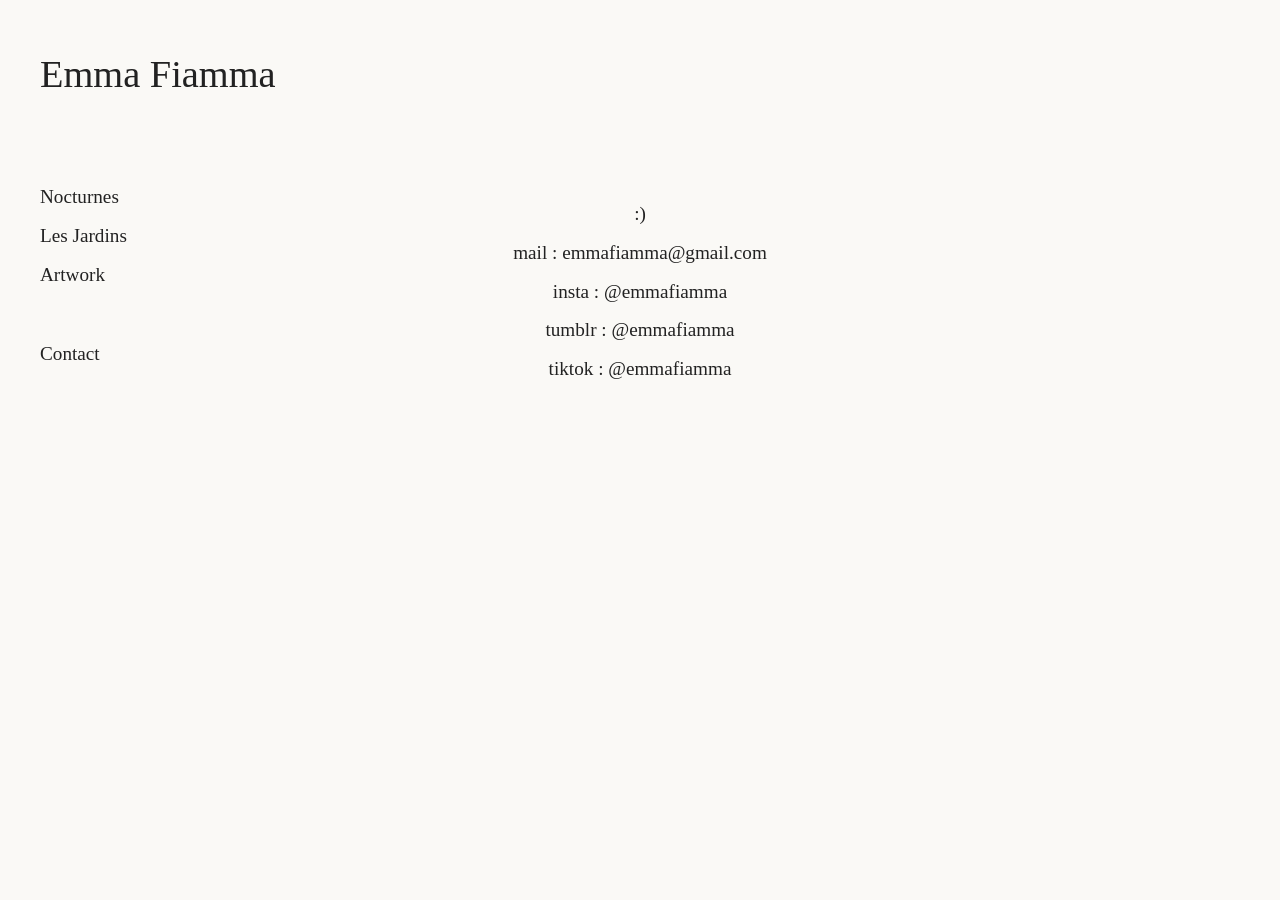
<file: contact.html>
<!doctype html>
<html lang="fr">

<head>
  <meta charset="utf-8">
  <meta name="viewport" content="width=device-width, initial-scale=1">
  <title>Emma Fiamma</title>
  <link rel="icon" type="image/jpeg" href="favicon-violet.jpeg">
  <link rel="stylesheet" href="../style.css">
</head>

<body>

<h1 class="mobile-title">
  <a href="./index.html">Emma Fiamma</a>
</h1>

<button class="mobile-menu-btn" id="menuBtn">☰</button>
  
  <aside class="sidebar">


    <h1><a href="../index.html">Emma Fiamma</a></h1>

    <nav class="menu">
      <ul class="series">
        <li><a href="./series/nocturnes.html">Nocturnes</a></li>
        <li><a href="./series/jardins.html">Les Jardins</a></li>
        <li><a href="./series/artwork.html">Artwork</a></li>
        <li class="contact"><a href="./contact.html">Contact</a></li>
      </ul>
    </nav>

  </aside>


  <main class="content contact-page">
  
  
  </main>
  
  <div class="intro-text">
  <p>:)</p>
  <p>mail : emmafiamma@gmail.com</p>
  <p>insta : @emmafiamma</p>
  <p>tumblr : @emmafiamma</p>
  <p>tiktok : @emmafiamma</p>
</div>


  <script src="./script.js"></script>

</body>

</html>
</file>
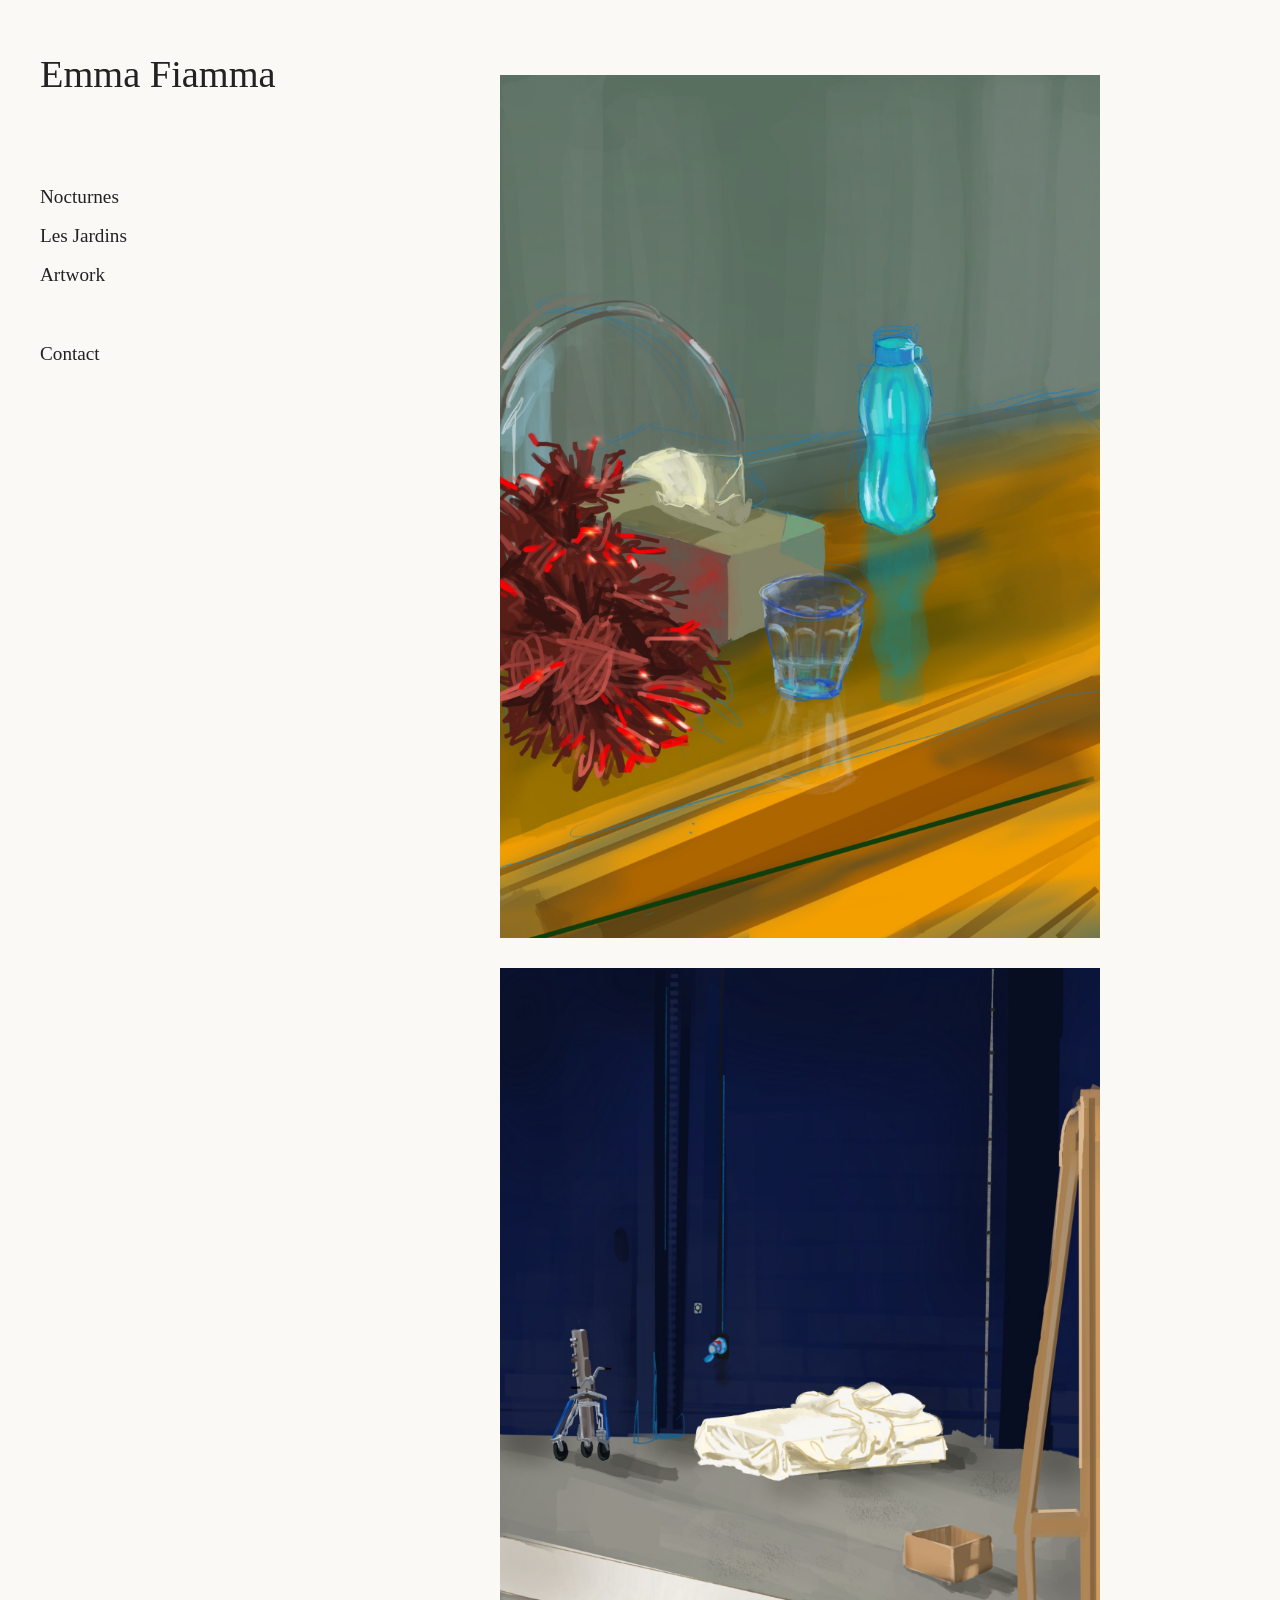
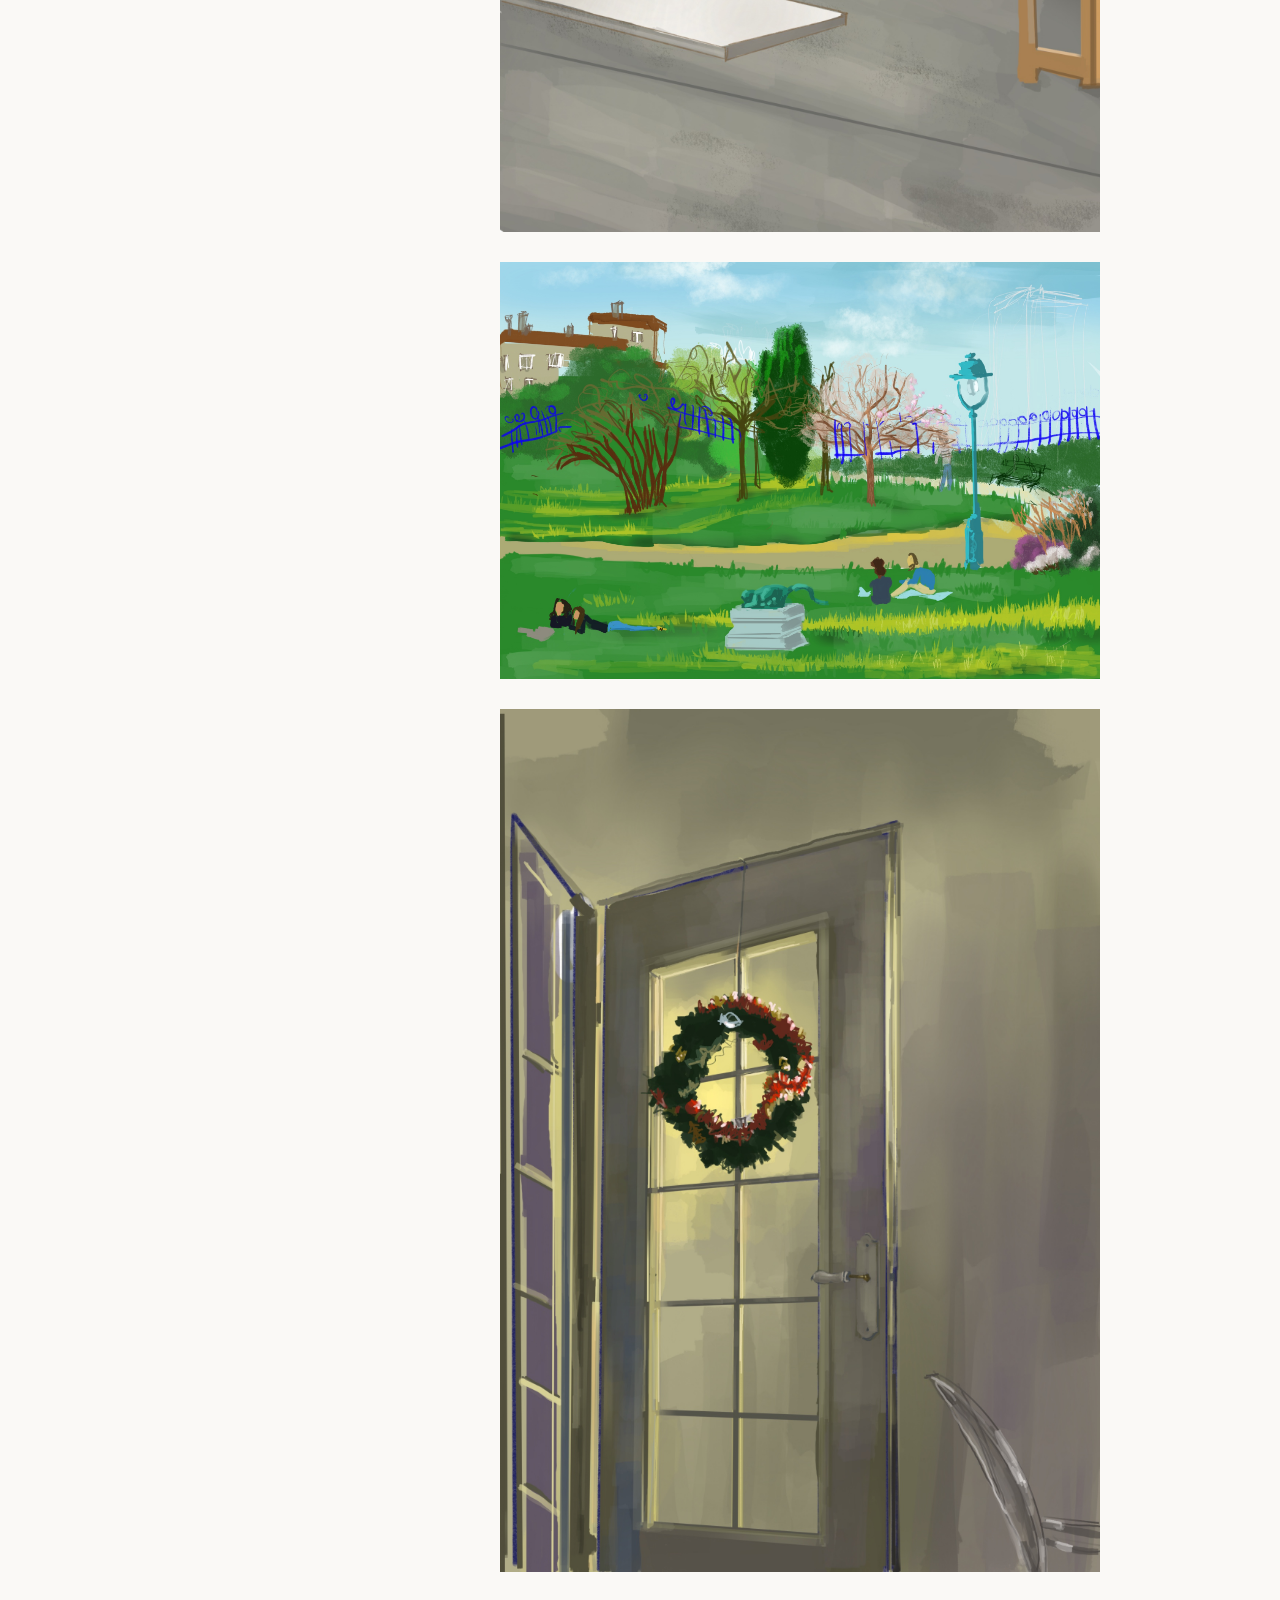
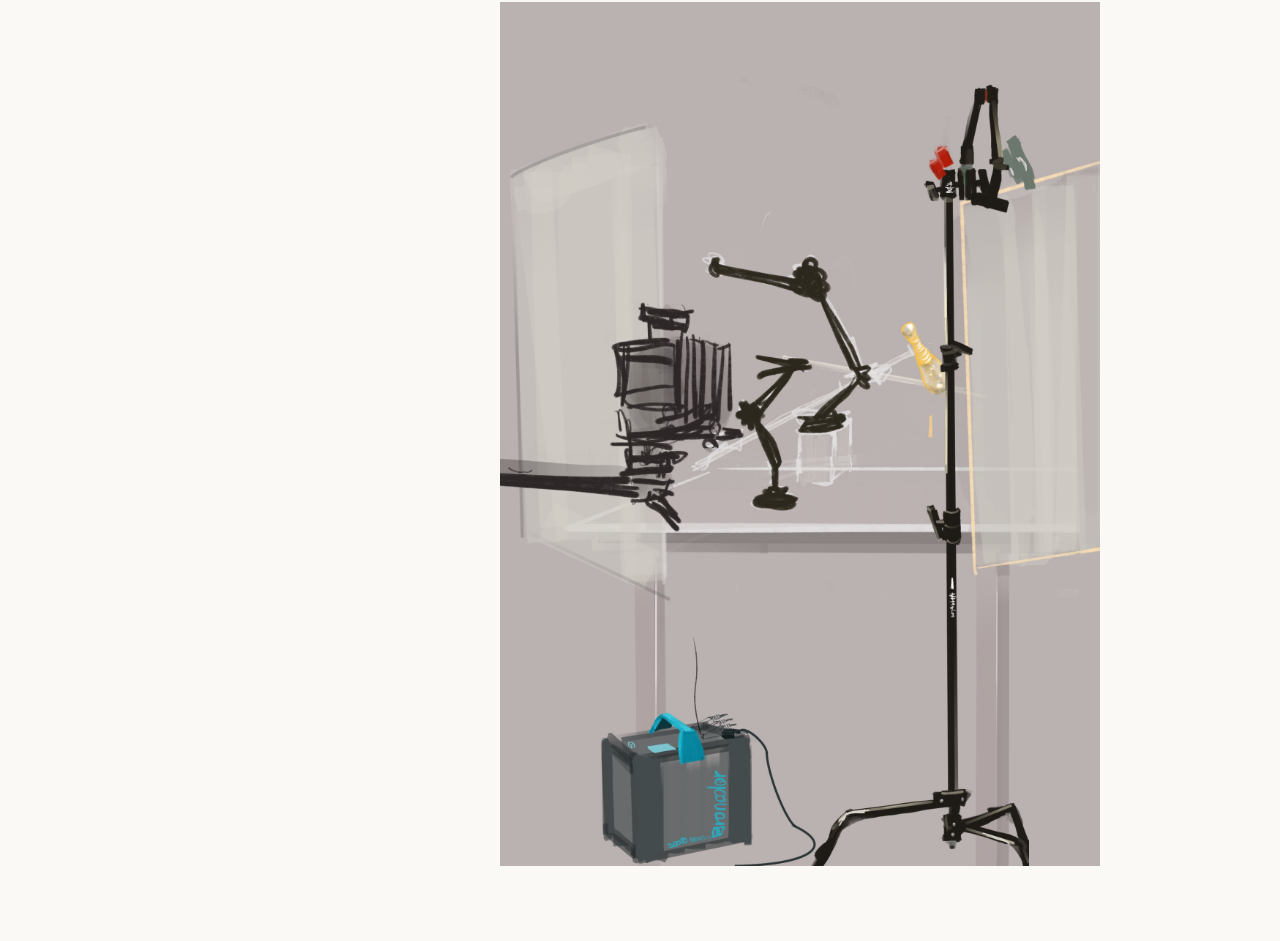
<file: series/artwork.html>
<!doctype html>
<html lang="fr">

<head>
  <meta charset="utf-8">
  <meta name="viewport" content="width=device-width, initial-scale=1">
  <title>Artwork - Emma Fiamma</title>
  <link rel="stylesheet" href="../style.css">
</head>

<body>

<h1 class="mobile-title">
  <a href="../index.html">Emma Fiamma</a>
</h1>

<button class="mobile-menu-btn" id="menuBtn">☰</button>
  
  <aside class="sidebar">

    <h1><a href="../index.html">Emma Fiamma</a></h1>

    <nav class="menu">
      <ul class="series">
        <li><a href="./nocturnes.html">Nocturnes</a></li>
        <li><a href="./jardins.html">Les Jardins</a></li>
        <li><a href="./artwork.html">Artwork</a></li>
        <li class="contact"><a href="../contact.html">Contact</a></li>
      </ul>
    </nav>

  </aside>


  <main class="content">

    <section class="photo-serie">

      <img src="../images/artwork/IMG_art_01.jpg" alt="Artwork 1">
      <img src="../images/artwork/IMG_art_02.jpg" alt="Artwork 2">
      <img src="../images/artwork/IMG_art_06.JPG" alt="Artwork 6">
      <img src="../images/artwork/IMG_art_04.jpg" alt="Artwork 4">
      <img src="../images/artwork/IMG_art_05.jpg" alt="Artwork 5">

    </section>

  </main>


  <script src="../script.js"></script>

</body>

</html>
</file>
<file: style.css>
html {
  font-size: 16px;
}

body {
  font-family: Georgia, serif;
  background: #faf9f6;
  color: #222;
  margin: 0;
  font-size: 1rem;
  line-height: 1.5;
}

.container {
  max-width: 900px;
  margin: 0;
  padding: 20px 15px;
}

h1,
h2 {
  font-weight: normal;
}

h1 {
  font-size: 2.4rem;
}

h1 a {
  color: #222;
  text-decoration: none;
}

h2 {
  font-size: 1.5rem;
}

.series {
  list-style: none;
  padding: 0;
}

.series li {
  margin: 10px 0;
}

.series a {
  text-decoration: none;
  color: #222;
  font-size: 1.2rem;
}

.image {
  margin: 40px 0;
  text-align: center;
}

.image img {
  width: 100%;
  max-width: 800px;
  cursor: pointer;
}

.photo-serie {
  padding: 5px;
}

.photo-serie img {
  width: 100%;
  max-width: 700px;
  height: auto;
  display: block;
  margin: 30px auto;
}

.caption {
  margin-top: 10px;
  font-size: 14px;
  color: #555;
}

.contact-page {
  text-align: center;
}

.intro-text {
  max-width: 600px;
  margin: 120px auto 0 auto;
  text-align: center;
  font-size: 1.2rem;
  line-height: 1.5;
}

.intro-text p {
  margin: 10px 0;
}

.home-gallery a {
  display: block;
}

.home-gallery a img {
  width: 100%;
  height: auto;
  display: block;
}

/* LIGHTBOX */


/* ===== MENU MOBILE ===== */

.mobile-menu-btn {
  display: none;
}

/* Titre mobile */

.mobile-title {
  display: none;
}


@media (max-width: 700px) {

  h1 {
    font-size: 2rem;
  }

  h2 {
    font-size: 1.3rem;
  }

  .series a {
    font-size: 1rem;
  }

  .sidebar h1 {
    display: none;
  }

  .mobile-menu-btn {
    display: block;
    position: fixed;
    top: 20px;
    right: 20px;
    z-index: 2000;
    background: none;
    border: none;
    font-size: 28px;
    color: #222;
    cursor: pointer;
  }

  .sidebar {
    position: fixed;
    top: 0;
    right: 0;
    width: 75vw;
    height: 100vh;
    padding: 40px 30px;
    background: #ddd2e8;
    box-sizing: border-box;
    transform: translateX(100%);
    transition: transform 0.45s ease;
    z-index: 1500;
  }

  .sidebar.open {
    transform: translateX(0);
  }

  .mobile-title {
    display: block;
    position: fixed;
    top: 28px;
    left: 20px;
    margin: 0;
    z-index: 1000;
    font-size: 1.2rem;
    font-weight: normal;
  }

  .mobile-title a {
    color: #222;
    text-decoration: none;
  }

  .content {
    padding: 80px 19px 0 19px;
  }

  /* ===== MOSAÏQUE MOBILE 2 COLONNES ===== */

  .home-gallery {
    column-count: 2;
    column-gap: 8px;
    width: calc(100% - 30 px); 
    margin-left: 0px;
    margin-right: 0px;
  }

  .home-gallery a {
    display: block;
    margin: 0 0 8px 0;
    break-inside: avoid;
  }

  .home-gallery a img {
    width: 100%;
    height: auto;
    display: block;
  }

  .photo-serie {
    width: 100%;
    max-width: 100%;
    margin: 0 auto;
    padding: 0;
    box-sizing: border-box;
    text-align: center;
  }

  .photo-serie img {
    width: 100%;
    max-width: 600px;
    height: auto;
    display: block;
    margin: 0 auto;
  }

}


/* ===== iPad portrait ===== */

@media (min-width: 701px) and (max-width: 899px) {

  .sidebar {
    position: fixed;
    top: 0;
    left: 0;
    width: 210px;
    height: 100vh;
    padding: 20px 30px;
    box-sizing: border-box;
    background: #faf9f6;
  }

  .sidebar h1 {
    font-size: 2rem;
    margin-bottom: 60px;
  }

  .content {
    margin-left: 260px;
    padding: 30px;
  }

  .home-gallery {
    display: grid;
    grid-template-columns: repeat(2, 1fr);
    gap: 25px;
  }

  .photo-serie {
    max-width: 500px;
    margin: 0 auto;
  }

  .photo-serie img {
    max-width: 100%;
    height: auto;
  }

  .intro-text {
    max-width: 500px;
    margin: 100px auto 0 auto;
    transform: translateX(40px);
    text-align: center;
  }

}


/* ===== iPad portrait PhotoSwipe ===== */

@media (min-width: 701px) and (max-width: 899px) and (orientation: portrait) {

  .pswp__img {
    padding: 25px;
    box-sizing: border-box;
  }

}


/* ===== DESKTOP ===== */

@media (min-width: 900px) {

  .container {
    margin: 0;
    padding-left: 40px;
    padding-right: 40px;
  }

  header,
  main {
    max-width: none;
  }

  .home {
    display: flex;
    gap: 80px;
    align-items: flex-start;
    max-width: none;
  }

  .menu {
    width: 250px;
    flex-shrink: 0;
  }

  .home-gallery {
    flex: 1;
    display: grid;
    grid-template-columns: repeat(3, 1fr);
    gap: 35px;
    width: 100%;
    padding-top: 80px;
  }

}


.series li.contact {
  margin-top: 50px;
}


.photo-serie {
  max-width: 600px;
  width: 100%;
  margin: 0 auto 2rem;
  display: block;
}


.photo-serie {
  max-width: 600px;
  margin: 0 auto;
}


.photo-serie img {
  max-width: 100%;
}


/* ===== SIDEBAR FIXE ===== */

@media (min-width: 900px) {

  body {
    margin: 0;
  }

  .sidebar {
    position: fixed;
    top: 0;
    left: 0;
    width: 240px;
    height: 100vh;
    padding: 20px 40px;
    box-sizing: border-box;
    background: #faf9f6;
  }

  .sidebar h1 {
    margin-top: 0.67em;
    margin-bottom: 80px;
    font-size: 2.4rem;
    font-weight: normal;
    white-space: nowrap;
  }

  .sidebar .series {
    list-style: none;
    padding: 0;
  }

  .sidebar .series li {
    margin: 10px 0;
  }

  .sidebar .series li.contact {
    margin-top: 50px;
  }

  .content {
    margin-left: 320px;
    padding: 40px;
  }

  /* Pas de curseur zoom dans PhotoSwipe */

  .pswp__img {
    cursor: default !important;
  }

  .pswp__img {
    padding: 25px;
    box-sizing: border-box;
  }

  .subseries-gallery {
    width: 100%;
    margin: 0 auto;
  }

  .subseries-card {
    margin-bottom: 20px;
  }

  .subseries-card img {
    width: 100%;
    display: block;
  }

  .subseries-card h2 {
    margin-top: 8px;
    font-size: 1.1rem;
  }

}


/* ===== Sous-séries ===== */

.subseries-gallery {
  max-width: 700px;
  margin: 0 auto;
}

.subseries-card {
  display: block;
  text-decoration: none;
  color: #222;
  margin-bottom: 50px;
}

.subseries-card img {
  width: 100%;
  display: block;
}

.subseries-card h2 {
  margin-top: 12px;
  font-size: 1.2rem;
  font-weight: normal;
  text-align: left;
}
</file>
